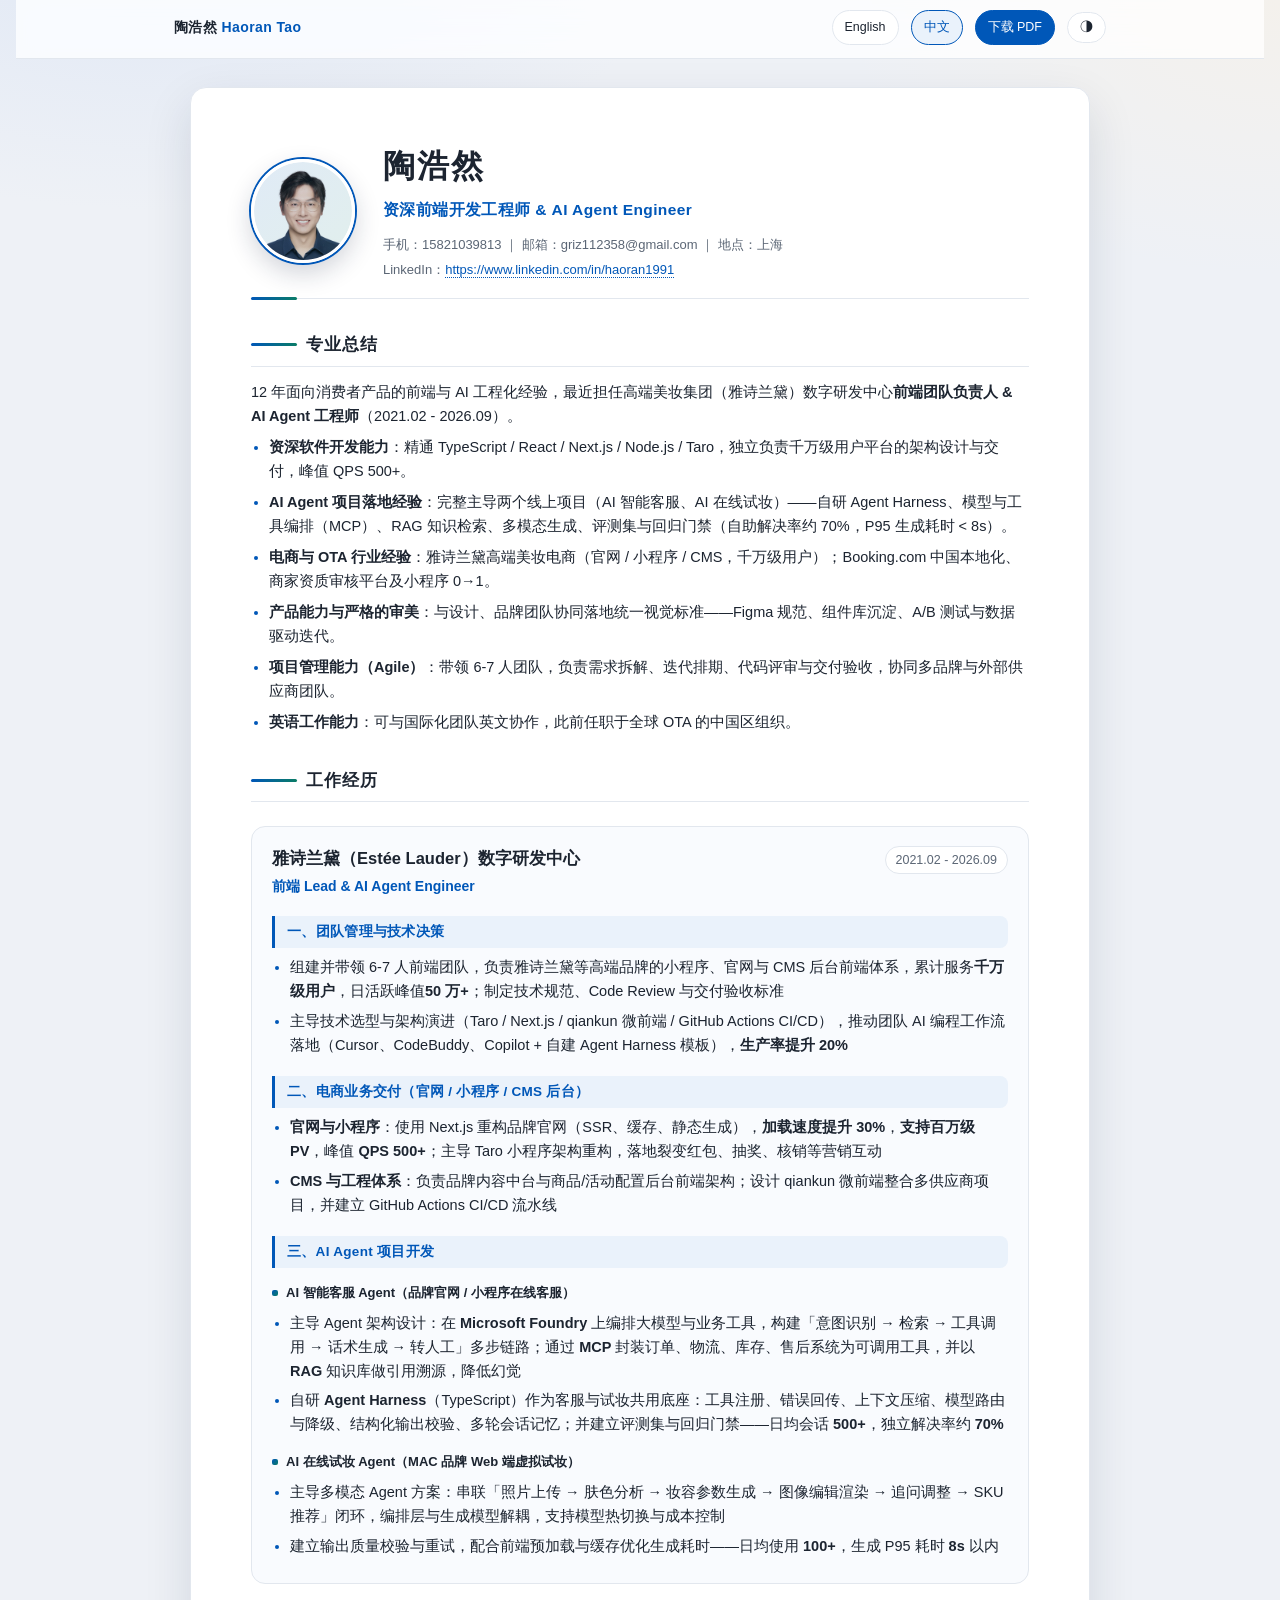
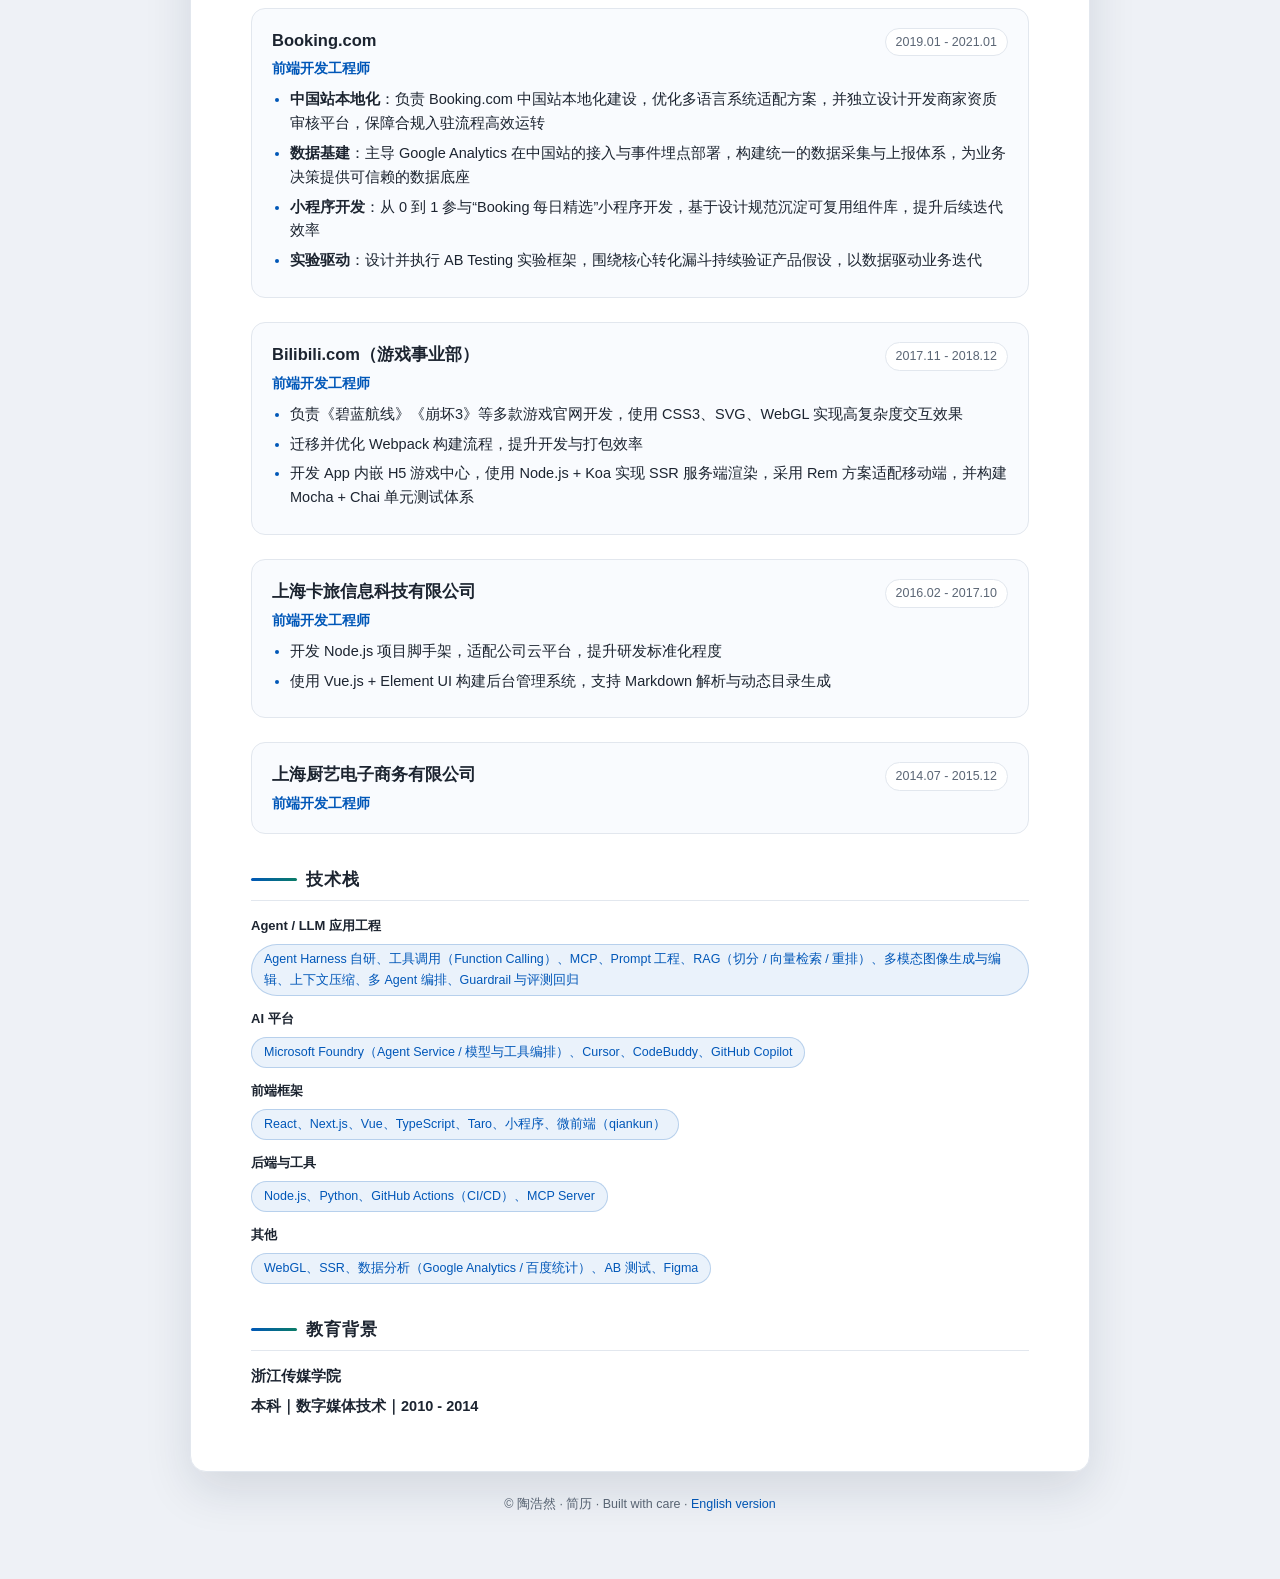
<file: index.html>
<!DOCTYPE html>
<html lang="zh-CN" data-theme="light">
<head>
<meta charset="UTF-8">
<meta name="viewport" content="width=device-width, initial-scale=1.0">
<title>陶浩然 · 简历</title>
<meta name="description" content="资深前端开发工程师 & AI Agent Engineer，12 年经验，上海。">
<meta property="og:title" content="陶浩然 · 简历">
<meta property="og:description" content="资深前端开发工程师 & AI Agent Engineer，12 年经验，上海。">
<noscript><style>.reveal{opacity:1!important;transform:none!important}</style></noscript>
<link rel="stylesheet" href="style.css">
</head>
<body>

<div class="topbar noprint">
  <div class="topbar-inner">
    <div class="brand">陶浩然 <span>Haoran Tao</span></div>
    <div class="spacer"></div>
    <a class="btn " href="/en/">English</a>
    <a class="btn active" href="/">中文</a>
    <a class="btn primary" href="/resume-cn.pdf" download>下载 PDF</a>
    <button class="btn" id="themeBtn" type="button" title="Toggle theme">&#9681;</button>
  </div>
  <div class="scrollbar"><i id="bar"></i></div>
</div>


<div class="page">
  <header>
<div class="avatar"><img src="avatar.jpg" alt="陶浩然" width="104" height="104"></div>
<div class="head-text">
    <h1>陶浩然</h1>
    <div class="title">资深前端开发工程师 &amp; AI Agent Engineer</div>
    <div class="contact">
      手机：15821039813 ｜ 邮箱：griz112358@gmail.com ｜ 地点：上海<br>
      LinkedIn：<a href="https://www.linkedin.com/in/haoran1991">https://www.linkedin.com/in/haoran1991</a>
    </div>
  </div>
  </header>

  <h2>专业总结</h2>
  <p>12 年面向消费者产品的前端与 AI 工程化经验，最近担任高端美妆集团（雅诗兰黛）数字研发中心<strong>前端团队负责人 &amp; AI Agent 工程师</strong>（2021.02 - 2026.09）。</p>
  <ul class="summary">
    <li><strong>资深软件开发能力</strong>：精通 TypeScript / React / Next.js / Node.js / Taro，独立负责千万级用户平台的架构设计与交付，峰值 QPS 500+。</li>
    <li><strong>AI Agent 项目落地经验</strong>：完整主导两个线上项目（AI 智能客服、AI 在线试妆）——自研 Agent Harness、模型与工具编排（MCP）、RAG 知识检索、多模态生成、评测集与回归门禁（自助解决率约 70%，P95 生成耗时 &lt; 8s）。</li>
    <li><strong>电商与 OTA 行业经验</strong>：雅诗兰黛高端美妆电商（官网 / 小程序 / CMS，千万级用户）；Booking.com 中国本地化、商家资质审核平台及小程序 0→1。</li>
    <li><strong>产品能力与严格的审美</strong>：与设计、品牌团队协同落地统一视觉标准——Figma 规范、组件库沉淀、A/B 测试与数据驱动迭代。</li>
    <li><strong>项目管理能力（Agile）</strong>：带领 6-7 人团队，负责需求拆解、迭代排期、代码评审与交付验收，协同多品牌与外部供应商团队。</li>
    <li><strong>英语工作能力</strong>：可与国际化团队英文协作，此前任职于全球 OTA 的中国区组织。</li>
  </ul>

  <h2>工作经历</h2>
  <div class="job">
    <div class="job-head">
      <div>
        <div class="company">雅诗兰黛（Estée Lauder）数字研发中心</div>
        <div class="role">前端 Lead &amp; AI Agent Engineer</div>
      </div>
      <div class="period">2021.02 - 2026.09</div>
    </div>
    <div class="block">
      <div class="sub">一、团队管理与技术决策</div>
      <ul>
        <li>组建并带领 6-7 人前端团队，负责雅诗兰黛等高端品牌的小程序、官网与 CMS 后台前端体系，累计服务<strong>千万级用户</strong>，日活跃峰值<strong>50 万+</strong>；制定技术规范、Code Review 与交付验收标准</li>
        <li>主导技术选型与架构演进（Taro / Next.js / qiankun 微前端 / GitHub Actions CI/CD），推动团队 AI 编程工作流落地（Cursor、CodeBuddy、Copilot + 自建 Agent Harness 模板），<strong>生产率提升 20%</strong></li>
        </ul>
      </div>
    <div class="block">
      <div class="sub">二、电商业务交付（官网 / 小程序 / CMS 后台）</div>
      <ul>
        <li><strong>官网与小程序</strong>：使用 Next.js 重构品牌官网（SSR、缓存、静态生成），<strong>加载速度提升 30%</strong>，<strong>支持百万级 PV</strong>，峰值 <strong>QPS 500+</strong>；主导 Taro 小程序架构重构，落地裂变红包、抽奖、核销等营销互动</li>
        <li><strong>CMS 与工程体系</strong>：负责品牌内容中台与商品/活动配置后台前端架构；设计 qiankun 微前端整合多供应商项目，并建立 GitHub Actions CI/CD 流水线</li>
        </ul>
      </div>
    <div class="block">
      <div class="sub">三、AI Agent 项目开发</div>
      <div class="sub-sub">AI 智能客服 Agent（品牌官网 / 小程序在线客服）</div>
      <ul>
        <li>主导 Agent 架构设计：在 <strong>Microsoft Foundry</strong> 上编排大模型与业务工具，构建「意图识别 → 检索 → 工具调用 → 话术生成 → 转人工」多步链路；通过 <strong>MCP</strong> 封装订单、物流、库存、售后系统为可调用工具，并以 <strong>RAG</strong> 知识库做引用溯源，降低幻觉</li>
        <li>自研 <strong>Agent Harness</strong>（TypeScript）作为客服与试妆共用底座：工具注册、错误回传、上下文压缩、模型路由与降级、结构化输出校验、多轮会话记忆；并建立评测集与回归门禁——日均会话 <strong>500+</strong>，独立解决率约 <strong>70%</strong></li>
        </ul>
      <div class="sub-sub">AI 在线试妆 Agent（MAC 品牌 Web 端虚拟试妆）</div>
      <ul>
        <li>主导多模态 Agent 方案：串联「照片上传 → 肤色分析 → 妆容参数生成 → 图像编辑渲染 → 追问调整 → SKU 推荐」闭环，编排层与生成模型解耦，支持模型热切换与成本控制</li>
        <li>建立输出质量校验与重试，配合前端预加载与缓存优化生成耗时——日均使用 <strong>100+</strong>，生成 P95 耗时 <strong>8s</strong> 以内</li>
        </ul>
      </div>
  </div>

  <div class="job">
    <div class="job-head">
      <div>
        <div class="company">Booking.com</div>
        <div class="role">前端开发工程师</div>
      </div>
      <div class="period">2019.01 - 2021.01</div>
    </div>
    <ul>
      <li><strong>中国站本地化</strong>：负责 Booking.com 中国站本地化建设，优化多语言系统适配方案，并独立设计开发商家资质审核平台，保障合规入驻流程高效运转</li>
      <li><strong>数据基建</strong>：主导 Google Analytics 在中国站的接入与事件埋点部署，构建统一的数据采集与上报体系，为业务决策提供可信赖的数据底座</li>
      <li><strong>小程序开发</strong>：从 0 到 1 参与“Booking 每日精选”小程序开发，基于设计规范沉淀可复用组件库，提升后续迭代效率</li>
      <li><strong>实验驱动</strong>：设计并执行 AB Testing 实验框架，围绕核心转化漏斗持续验证产品假设，以数据驱动业务迭代</li>
        </ul>
  </div>

  <div class="job">
    <div class="job-head">
      <div>
        <div class="company">Bilibili.com（游戏事业部）</div>
        <div class="role">前端开发工程师</div>
      </div>
      <div class="period">2017.11 - 2018.12</div>
    </div>
    <ul>
      <li>负责《碧蓝航线》《崩坏3》等多款游戏官网开发，使用 CSS3、SVG、WebGL 实现高复杂度交互效果</li>
      <li>迁移并优化 Webpack 构建流程，提升开发与打包效率</li>
      <li>开发 App 内嵌 H5 游戏中心，使用 Node.js + Koa 实现 SSR 服务端渲染，采用 Rem 方案适配移动端，并构建 Mocha + Chai 单元测试体系</li>
        </ul>
  </div>

  <div class="job">
    <div class="job-head">
      <div>
        <div class="company">上海卡旅信息科技有限公司</div>
        <div class="role">前端开发工程师</div>
      </div>
      <div class="period">2016.02 - 2017.10</div>
    </div>
    <ul>
      <li>开发 Node.js 项目脚手架，适配公司云平台，提升研发标准化程度</li>
      <li>使用 Vue.js + Element UI 构建后台管理系统，支持 Markdown 解析与动态目录生成</li>
        </ul>
  </div>

  <div class="job">
    <div class="job-head">
      <div>
        <div class="company">上海厨艺电子商务有限公司</div>
        <div class="role">前端开发工程师</div>
      </div>
      <div class="period">2014.07 - 2015.12</div>
    </div>
  </div>


  <h2>技术栈</h2>
  <p class="skill-label"><strong>Agent / LLM 应用工程</strong></p>
  <div class="tags">
    <span class="tag">Agent Harness 自研、工具调用（Function Calling）、MCP、Prompt 工程、RAG（切分 / 向量检索 / 重排）、多模态图像生成与编辑、上下文压缩、多 Agent 编排、Guardrail 与评测回归</span>
  </div>
  <p class="skill-label"><strong>AI 平台</strong></p>
  <div class="tags">
    <span class="tag">Microsoft Foundry（Agent Service / 模型与工具编排）、Cursor、CodeBuddy、GitHub Copilot</span>
  </div>
  <p class="skill-label"><strong>前端框架</strong></p>
  <div class="tags">
    <span class="tag">React、Next.js、Vue、TypeScript、Taro、小程序、微前端（qiankun）</span>
  </div>
  <p class="skill-label"><strong>后端与工具</strong></p>
  <div class="tags">
    <span class="tag">Node.js、Python、GitHub Actions（CI/CD）、MCP Server</span>
  </div>
  <p class="skill-label"><strong>其他</strong></p>
  <div class="tags">
    <span class="tag">WebGL、SSR、数据分析（Google Analytics / 百度统计）、AB 测试、Figma</span>
  </div>

  <h2>教育背景</h2>
  <div class="edu"><strong>浙江传媒学院</strong></div>
  <div class="edu"><strong>本科｜数字媒体技术｜2010 - 2014</strong></div>
</div>

<footer class="noprint">
  <p>© 陶浩然 · 简历 · Built with care · <a href="/en/">English version</a></p>
</footer>

<script>
(function(){
  var root=document.documentElement, btn=document.getElementById('themeBtn');
  var saved=null;
  try{saved=localStorage.getItem('resume-theme');}catch(e){}
  if(!saved){ saved = window.matchMedia('(prefers-color-scheme: dark)').matches ? 'dark':'light'; }
  root.setAttribute('data-theme',saved);
  btn.addEventListener('click',function(){
    var next = root.getAttribute('data-theme')==='dark'?'light':'dark';
    root.setAttribute('data-theme',next);
    try{localStorage.setItem('resume-theme',next);}catch(e){}
  });

  // reveal on scroll
  var targets=document.querySelectorAll('h2, .job, .tags');
  targets.forEach(function(el){el.classList.add('reveal');});
  if('IntersectionObserver' in window){
    var io=new IntersectionObserver(function(entries){
      entries.forEach(function(en){
        if(en.isIntersecting){ en.target.classList.add('in'); io.unobserve(en.target); }
      });
    },{rootMargin:'0px 0px -8% 0px',threshold:.05});
    targets.forEach(function(el){io.observe(el);});
  }else{
    targets.forEach(function(el){el.classList.add('in');});
  }

  // scroll progress
  var bar=document.getElementById('bar');
  function onScroll(){
    var h=document.documentElement;
    var max=h.scrollHeight-h.clientHeight;
    var p=max>0?(h.scrollTop/max)*100:0;
    bar.style.width=p+'%';
  }
  document.addEventListener('scroll',onScroll,{passive:true});
  onScroll();
})();
</script>

</body>
</html>
</file>
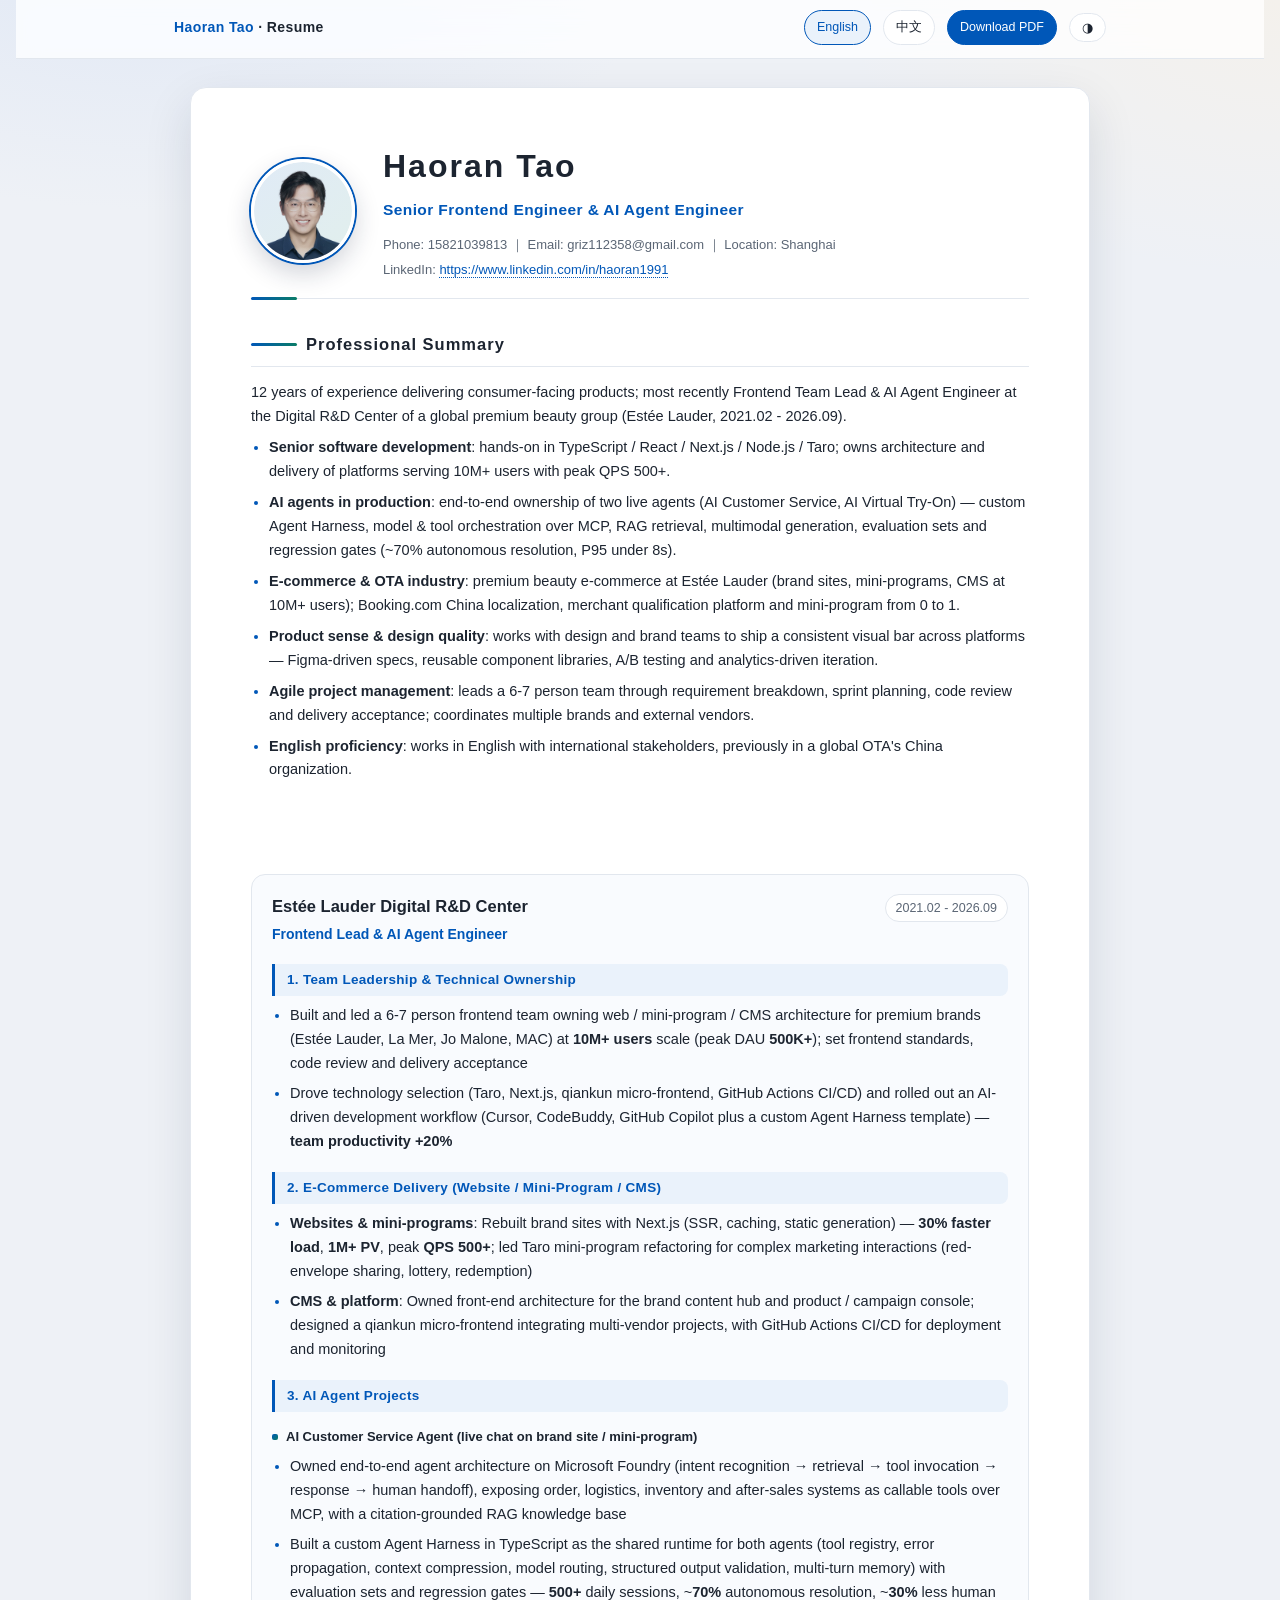
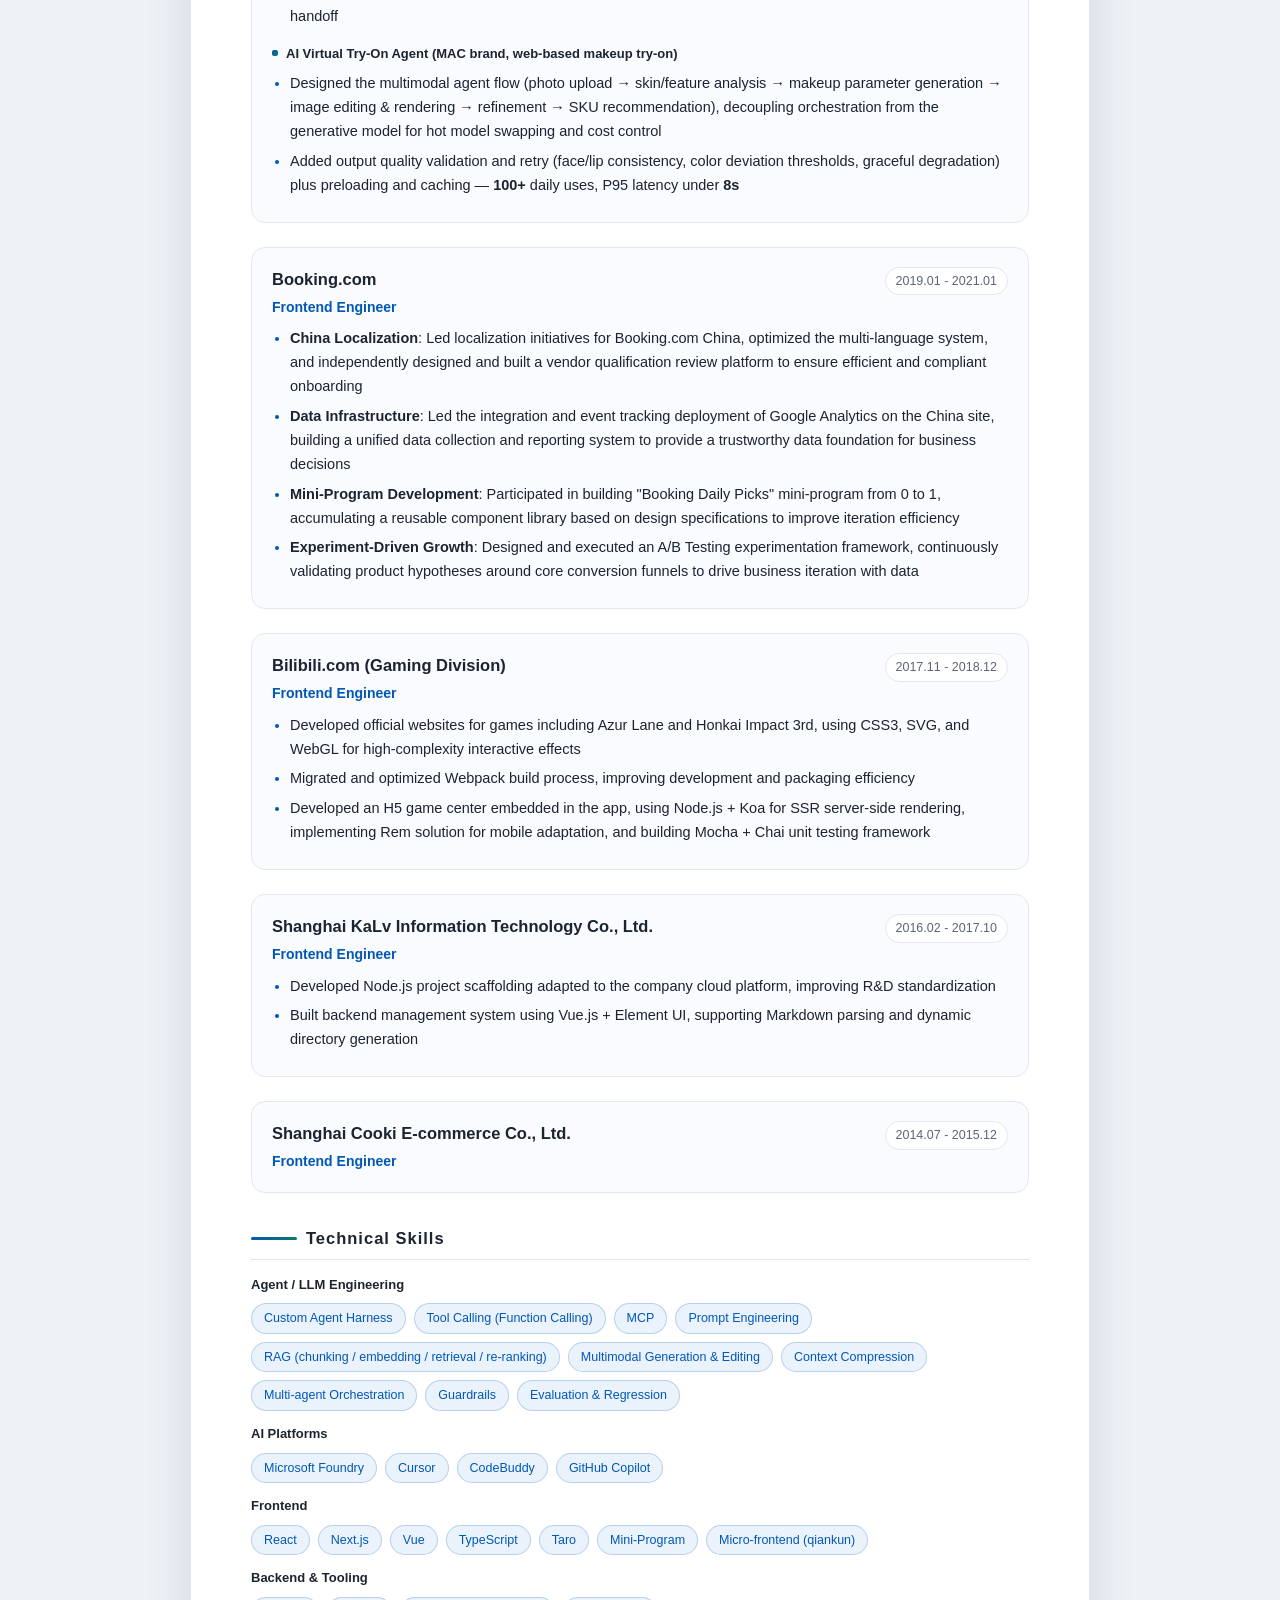
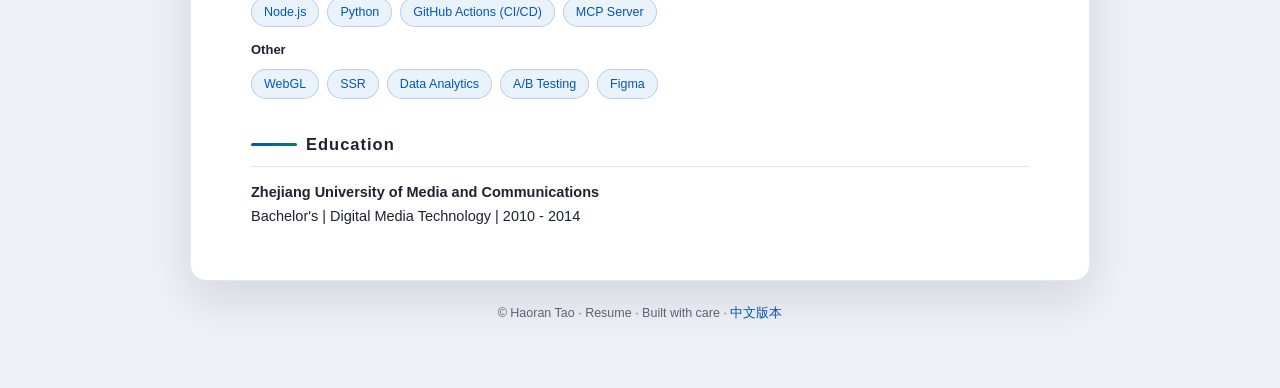
<file: en/index.html>
<!DOCTYPE html>
<html lang="en" data-theme="light">
<head>
<meta charset="UTF-8">
<meta name="viewport" content="width=device-width, initial-scale=1.0">
<title>Haoran Tao · Resume</title>
<meta name="description" content="Senior Frontend Engineer & AI Agent Engineer, 12 years, Shanghai.">
<meta property="og:title" content="Haoran Tao · Resume">
<meta property="og:description" content="Senior Frontend Engineer & AI Agent Engineer, 12 years, Shanghai.">
<noscript><style>.reveal{opacity:1!important;transform:none!important}</style></noscript>
<link rel="stylesheet" href="../style.css">
</head>
<body>

<div class="topbar noprint">
  <div class="topbar-inner">
    <div class="brand"><span>Haoran Tao</span> · Resume</div>
    <div class="spacer"></div>
    <a class="btn active" href="./">English</a>
    <a class="btn " href="/">中文</a>
    <a class="btn primary" href="/resume-en.pdf" download>Download PDF</a>
    <button class="btn" id="themeBtn" type="button" title="Toggle theme">&#9681;</button>
  </div>
  <div class="scrollbar"><i id="bar"></i></div>
</div>


<div class="page">
  <header>
<div class="avatar"><img src="../avatar.jpg" alt="Haoran Tao" width="104" height="104"></div>
<div class="head-text">
    <h1>Haoran Tao</h1>
    <div class="title">Senior Frontend Engineer &amp; AI Agent Engineer</div>
    <div class="contact">
      Phone: 15821039813 ｜ Email: griz112358@gmail.com ｜ Location: Shanghai<br>
      LinkedIn: <a href="https://www.linkedin.com/in/haoran1991">https://www.linkedin.com/in/haoran1991</a>
    </div>
  </div>
  </header>

  <h2>Professional Summary</h2>
  <p>12 years of experience delivering consumer-facing products; most recently Frontend Team Lead &amp; AI Agent Engineer at the Digital R&amp;D Center of a global premium beauty group (Estée Lauder, 2021.02 - 2026.09).</p>
  <ul class="summary">
    <li><strong>Senior software development</strong>: hands-on in TypeScript / React / Next.js / Node.js / Taro; owns architecture and delivery of platforms serving 10M+ users with peak QPS 500+.</li>
    <li><strong>AI agents in production</strong>: end-to-end ownership of two live agents (AI Customer Service, AI Virtual Try-On) — custom Agent Harness, model &amp; tool orchestration over MCP, RAG retrieval, multimodal generation, evaluation sets and regression gates (~70% autonomous resolution, P95 under 8s).</li>
    <li><strong>E-commerce &amp; OTA industry</strong>: premium beauty e-commerce at Estée Lauder (brand sites, mini-programs, CMS at 10M+ users); Booking.com China localization, merchant qualification platform and mini-program from 0 to 1.</li>
    <li><strong>Product sense &amp; design quality</strong>: works with design and brand teams to ship a consistent visual bar across platforms — Figma-driven specs, reusable component libraries, A/B testing and analytics-driven iteration.</li>
    <li><strong>Agile project management</strong>: leads a 6-7 person team through requirement breakdown, sprint planning, code review and delivery acceptance; coordinates multiple brands and external vendors.</li>
    <li><strong>English proficiency</strong>: works in English with international stakeholders, previously in a global OTA's China organization.</li>
  </ul>

  <h2>Work Experience</h2>
  <div class="job">
    <div class="job-head">
      <div>
        <div class="company">Estée Lauder Digital R&amp;D Center</div>
        <div class="role">Frontend Lead &amp; AI Agent Engineer</div>
      </div>
      <div class="period">2021.02 - 2026.09</div>
    </div>
    <div class="block">
      <div class="sub">1. Team Leadership &amp; Technical Ownership</div>
      <ul>
        <li>Built and led a 6-7 person frontend team owning web / mini-program / CMS architecture for premium brands (Estée Lauder, La Mer, Jo Malone, MAC) at <strong>10M+ users</strong> scale (peak DAU <strong>500K+</strong>); set frontend standards, code review and delivery acceptance</li>
        <li>Drove technology selection (Taro, Next.js, qiankun micro-frontend, GitHub Actions CI/CD) and rolled out an AI-driven development workflow (Cursor, CodeBuddy, GitHub Copilot plus a custom Agent Harness template) — <strong>team productivity +20%</strong></li>
        </ul>
      </div>
    <div class="block">
      <div class="sub">2. E-Commerce Delivery (Website / Mini-Program / CMS)</div>
      <ul>
        <li><strong>Websites &amp; mini-programs</strong>: Rebuilt brand sites with Next.js (SSR, caching, static generation) — <strong>30% faster load</strong>, <strong>1M+ PV</strong>, peak <strong>QPS 500+</strong>; led Taro mini-program refactoring for complex marketing interactions (red-envelope sharing, lottery, redemption)</li>
        <li><strong>CMS &amp; platform</strong>: Owned front-end architecture for the brand content hub and product / campaign console; designed a qiankun micro-frontend integrating multi-vendor projects, with GitHub Actions CI/CD for deployment and monitoring</li>
        </ul>
      </div>
    <div class="block">
      <div class="sub">3. AI Agent Projects</div>
      <div class="sub-sub">AI Customer Service Agent (live chat on brand site / mini-program)</div>
      <ul>
        <li>Owned end-to-end agent architecture on Microsoft Foundry (intent recognition → retrieval → tool invocation → response → human handoff), exposing order, logistics, inventory and after-sales systems as callable tools over MCP, with a citation-grounded RAG knowledge base</li>
        <li>Built a custom Agent Harness in TypeScript as the shared runtime for both agents (tool registry, error propagation, context compression, model routing, structured output validation, multi-turn memory) with evaluation sets and regression gates — <strong>500+</strong> daily sessions, ~<strong>70%</strong> autonomous resolution, ~<strong>30%</strong> less human handoff</li>
        </ul>
      <div class="sub-sub">AI Virtual Try-On Agent (MAC brand, web-based makeup try-on)</div>
      <ul>
        <li>Designed the multimodal agent flow (photo upload → skin/feature analysis → makeup parameter generation → image editing &amp; rendering → refinement → SKU recommendation), decoupling orchestration from the generative model for hot model swapping and cost control</li>
        <li>Added output quality validation and retry (face/lip consistency, color deviation thresholds, graceful degradation) plus preloading and caching — <strong>100+</strong> daily uses, P95 latency under <strong>8s</strong></li>
        </ul>
      </div>
  </div>

  <div class="job">
    <div class="job-head">
      <div>
        <div class="company">Booking.com</div>
        <div class="role">Frontend Engineer</div>
      </div>
      <div class="period">2019.01 - 2021.01</div>
    </div>
    <ul>
      <li><strong>China Localization</strong>: Led localization initiatives for Booking.com China, optimized the multi-language system, and independently designed and built a vendor qualification review platform to ensure efficient and compliant onboarding</li>
      <li><strong>Data Infrastructure</strong>: Led the integration and event tracking deployment of Google Analytics on the China site, building a unified data collection and reporting system to provide a trustworthy data foundation for business decisions</li>
      <li><strong>Mini-Program Development</strong>: Participated in building "Booking Daily Picks" mini-program from 0 to 1, accumulating a reusable component library based on design specifications to improve iteration efficiency</li>
      <li><strong>Experiment-Driven Growth</strong>: Designed and executed an A/B Testing experimentation framework, continuously validating product hypotheses around core conversion funnels to drive business iteration with data</li>
        </ul>
  </div>

  <div class="job">
    <div class="job-head">
      <div>
        <div class="company">Bilibili.com (Gaming Division)</div>
        <div class="role">Frontend Engineer</div>
      </div>
      <div class="period">2017.11 - 2018.12</div>
    </div>
    <ul>
      <li>Developed official websites for games including Azur Lane and Honkai Impact 3rd, using CSS3, SVG, and WebGL for high-complexity interactive effects</li>
      <li>Migrated and optimized Webpack build process, improving development and packaging efficiency</li>
      <li>Developed an H5 game center embedded in the app, using Node.js + Koa for SSR server-side rendering, implementing Rem solution for mobile adaptation, and building Mocha + Chai unit testing framework</li>
        </ul>
  </div>

  <div class="job">
    <div class="job-head">
      <div>
        <div class="company">Shanghai KaLv Information Technology Co., Ltd.</div>
        <div class="role">Frontend Engineer</div>
      </div>
      <div class="period">2016.02 - 2017.10</div>
    </div>
    <ul>
      <li>Developed Node.js project scaffolding adapted to the company cloud platform, improving R&amp;D standardization</li>
      <li>Built backend management system using Vue.js + Element UI, supporting Markdown parsing and dynamic directory generation</li>
        </ul>
  </div>

  <div class="job">
    <div class="job-head">
      <div>
        <div class="company">Shanghai Cooki E-commerce Co., Ltd.</div>
        <div class="role">Frontend Engineer</div>
      </div>
      <div class="period">2014.07 - 2015.12</div>
    </div>
  </div>


  <h2>Technical Skills</h2>
  <p class="skill-label"><strong>Agent / LLM Engineering</strong></p>
  <div class="tags">
    <span class="tag">Custom Agent Harness</span>
    <span class="tag">Tool Calling (Function Calling)</span>
    <span class="tag">MCP</span>
    <span class="tag">Prompt Engineering</span>
    <span class="tag">RAG (chunking / embedding / retrieval / re-ranking)</span>
    <span class="tag">Multimodal Generation &amp; Editing</span>
    <span class="tag">Context Compression</span>
    <span class="tag">Multi-agent Orchestration</span>
    <span class="tag">Guardrails</span>
    <span class="tag">Evaluation &amp; Regression</span>
  </div>
  <p class="skill-label"><strong>AI Platforms</strong></p>
  <div class="tags">
    <span class="tag">Microsoft Foundry</span>
    <span class="tag">Cursor</span>
    <span class="tag">CodeBuddy</span>
    <span class="tag">GitHub Copilot</span>
  </div>
  <p class="skill-label"><strong>Frontend</strong></p>
  <div class="tags">
    <span class="tag">React</span>
    <span class="tag">Next.js</span>
    <span class="tag">Vue</span>
    <span class="tag">TypeScript</span>
    <span class="tag">Taro</span>
    <span class="tag">Mini-Program</span>
    <span class="tag">Micro-frontend (qiankun)</span>
  </div>
  <p class="skill-label"><strong>Backend &amp; Tooling</strong></p>
  <div class="tags">
    <span class="tag">Node.js</span>
    <span class="tag">Python</span>
    <span class="tag">GitHub Actions (CI/CD)</span>
    <span class="tag">MCP Server</span>
  </div>
  <p class="skill-label"><strong>Other</strong></p>
  <div class="tags">
    <span class="tag">WebGL</span>
    <span class="tag">SSR</span>
    <span class="tag">Data Analytics</span>
    <span class="tag">A/B Testing</span>
    <span class="tag">Figma</span>
  </div>

  <h2>Education</h2>
  <div class="edu"><strong>Zhejiang University of Media and Communications</strong></div>
  <p>Bachelor's | Digital Media Technology | 2010 - 2014</p>
</div>

<footer class="noprint">
  <p>© Haoran Tao · Resume · Built with care · <a href="/">中文版本</a></p>
</footer>

<script>
(function(){
  var root=document.documentElement, btn=document.getElementById('themeBtn');
  var saved=null;
  try{saved=localStorage.getItem('resume-theme');}catch(e){}
  if(!saved){ saved = window.matchMedia('(prefers-color-scheme: dark)').matches ? 'dark':'light'; }
  root.setAttribute('data-theme',saved);
  btn.addEventListener('click',function(){
    var next = root.getAttribute('data-theme')==='dark'?'light':'dark';
    root.setAttribute('data-theme',next);
    try{localStorage.setItem('resume-theme',next);}catch(e){}
  });

  // reveal on scroll
  var targets=document.querySelectorAll('h2, .job, .tags');
  targets.forEach(function(el){el.classList.add('reveal');});
  if('IntersectionObserver' in window){
    var io=new IntersectionObserver(function(entries){
      entries.forEach(function(en){
        if(en.isIntersecting){ en.target.classList.add('in'); io.unobserve(en.target); }
      });
    },{rootMargin:'0px 0px -8% 0px',threshold:.05});
    targets.forEach(function(el){io.observe(el);});
  }else{
    targets.forEach(function(el){el.classList.add('in');});
  }

  // scroll progress
  var bar=document.getElementById('bar');
  function onScroll(){
    var h=document.documentElement;
    var max=h.scrollHeight-h.clientHeight;
    var p=max>0?(h.scrollTop/max)*100:0;
    bar.style.width=p+'%';
  }
  document.addEventListener('scroll',onScroll,{passive:true});
  onScroll();
})();
</script>

</body>
</html>
</file>
<file: style.css>
:root{
  --bg:#eef1f6;
  --bg-grad-1:#dfe7f5;
  --bg-grad-2:#f4f1ec;
  --card:#ffffff;
  --text:#1c2430;
  --muted:#5b6675;
  --line:#e2e7ee;
  --accent:#0057b8;
  --accent-2:#0a7c66;
  --accent-soft:#eaf2fb;
  --shadow:0 18px 48px rgba(20,32,58,.12);
  --radius:16px;
}
html[data-theme="dark"]{
  --bg:#0e1420;
  --bg-grad-1:#131c2c;
  --bg-grad-2:#1a1512;
  --card:#151c29;
  --text:#e7ecf4;
  --muted:#9aa6b8;
  --line:#263044;
  --accent:#5aa9ff;
  --accent-2:#3fd0ae;
  --accent-soft:#16273d;
  --shadow:0 18px 48px rgba(0,0,0,.5);
}
*{margin:0;padding:0;box-sizing:border-box}
html{scroll-behavior:smooth}
body{
  font-family:-apple-system,BlinkMacSystemFont,"PingFang SC","Hiragino Sans GB","Microsoft YaHei","Segoe UI",Roboto,sans-serif;
  line-height:1.65;color:var(--text);font-size:14.5px;
  background:var(--bg);
  background-image:
    radial-gradient(900px 500px at 12% -10%, var(--bg-grad-1), transparent 60%),
    radial-gradient(800px 500px at 100% 0%, var(--bg-grad-2), transparent 55%);
  background-attachment:fixed;
  padding:0 16px 64px;
  transition:background-color .3s ease,color .3s ease;
}
/* top bar */
.topbar{
  position:sticky;top:0;z-index:50;
  backdrop-filter:saturate(180%) blur(12px);
  -webkit-backdrop-filter:saturate(180%) blur(12px);
  background:color-mix(in srgb, var(--card) 78%, transparent);
  border-bottom:1px solid var(--line);
}
.topbar-inner{
  max-width:940px;margin:0 auto;padding:10px 4px;
  display:flex;align-items:center;gap:12px;
}
.brand{font-weight:800;letter-spacing:.4px;font-size:14px;color:var(--text)}
.brand span{color:var(--accent)}
.topbar .spacer{flex:1}
.btn{
  border:1px solid var(--line);background:var(--card);color:var(--text);
  padding:6px 12px;border-radius:999px;font-size:12.5px;cursor:pointer;
  text-decoration:none;display:inline-flex;align-items:center;gap:6px;
  transition:transform .18s ease,box-shadow .18s ease,border-color .18s ease,color .18s;
}
.btn:hover{transform:translateY(-1px);box-shadow:0 6px 16px rgba(20,32,58,.12);border-color:var(--accent);color:var(--accent)}
.btn.primary{background:var(--accent);border-color:var(--accent);color:#fff}
.btn.primary:hover{color:#fff;filter:brightness(1.08)}
.btn.active{border-color:var(--accent);color:var(--accent);background:var(--accent-soft)}
.scrollbar{height:3px;background:transparent}
.scrollbar i{display:block;height:100%;width:0;background:linear-gradient(90deg,var(--accent),var(--accent-2));transition:width .1s linear}

.page{
  max-width:900px;margin:28px auto 0;background:var(--card);padding:52px 60px;
  box-shadow:var(--shadow);border-radius:var(--radius);
  border:1px solid var(--line);
  animation:rise .6s cubic-bezier(.2,.7,.3,1) both;
}
@keyframes rise{from{opacity:0;transform:translateY(14px)}to{opacity:1;transform:none}}

/* header */
header{border-bottom:1.5px solid var(--line);padding-bottom:16px;margin-bottom:26px;position:relative}
header::after{content:'';position:absolute;left:0;bottom:-1.5px;width:46px;height:3px;border-radius:2px;
  background:linear-gradient(90deg,var(--accent),var(--accent-2))}
h1{font-size:32px;letter-spacing:2px;color:var(--text)}
.title{font-size:15.5px;color:var(--accent);font-weight:600;margin-top:5px;letter-spacing:.4px}
.contact{font-size:13px;color:var(--muted);margin-top:10px;line-height:1.9}
.contact a{color:var(--accent);text-decoration:none;border-bottom:1px dotted var(--accent)}
.contact a:hover{border-bottom-style:solid}
.hi{color:var(--accent);font-weight:600}


/* avatar */
header{display:flex;align-items:center;justify-content:flex-start;gap:28px}
.head-text{flex:1;min-width:0;text-align:left}
.head-text h1,.head-text .title,.head-text .contact{text-align:left}
.head-text .contact{max-width:520px}
.avatar{
  flex:none;width:104px;height:104px;border-radius:50%;overflow:hidden;
  border:3px solid var(--card);
  box-shadow:0 0 0 2px var(--accent), 0 10px 26px rgba(20,32,58,.20);
  position:relative;transition:transform .3s cubic-bezier(.2,.7,.3,1), box-shadow .3s ease;
}
.avatar img{width:100%;height:100%;object-fit:cover;display:block}
.avatar::after{
  content:'';position:absolute;inset:0;border-radius:50%;
  background:linear-gradient(140deg, rgba(0,87,184,.12), rgba(10,124,102,.12));
}
.avatar:hover{transform:scale(1.04) rotate(-2deg);box-shadow:0 0 0 3px var(--accent-2), 0 14px 32px rgba(20,32,58,.26)}
@media (max-width:640px){
  header{gap:16px;align-items:flex-start}
  .head-text{text-align:left}
  .head-text h1,.head-text .title,.head-text .contact{text-align:left}
  .avatar{width:76px;height:76px}
  h1{font-size:24px}
}

/* section */
h2{
  font-size:16.5px;color:var(--text);margin:32px 0 14px;padding-bottom:7px;
  border-bottom:1.5px solid var(--line);letter-spacing:1px;position:relative;
  display:flex;align-items:center;gap:9px;
}
h2::before{
  content:'';width:46px;height:3px;border-radius:2px;
  background:linear-gradient(90deg,var(--accent),var(--accent-2));
}
h2 .ic{font-size:15px}
h3{font-size:15px;color:var(--text);margin:18px 0 6px}
h4{font-size:13.5px;color:var(--accent);margin:12px 0 4px}
.sub{
  font-size:13.5px;font-weight:700;color:var(--accent);
  background:var(--accent-soft);border-left:3px solid var(--accent);
  padding:5px 12px;margin:18px 0 8px;border-radius:0 8px 8px 0;letter-spacing:.3px;
}
.sub-sub{font-size:13px;font-weight:700;color:var(--text);margin:14px 0 4px;display:flex;align-items:center;gap:8px}
.sub-sub::before{
  content:'';flex:none;width:6px;height:6px;border-radius:2px;
  background:linear-gradient(135deg,var(--accent),var(--accent-2));
}
.job{
  margin-top:24px;padding:18px 20px;border:1px solid var(--line);border-radius:14px;
  background:color-mix(in srgb, var(--card) 70%, var(--accent-soft) 30%);
  transition:transform .2s ease,box-shadow .2s ease,border-color .2s ease;
}
.job:hover{transform:translateY(-2px);box-shadow:0 12px 30px rgba(20,32,58,.10);border-color:var(--accent)}
.job-head{display:flex;flex-wrap:wrap;align-items:baseline;justify-content:space-between;gap:6px}
.company{font-size:16.5px;font-weight:700;color:var(--text)}
.role{font-size:14px;font-weight:600;color:var(--accent);margin-top:3px}
.period{
  font-size:12.5px;color:var(--muted);font-variant-numeric:tabular-nums;
  background:var(--card);border:1px solid var(--line);padding:3px 10px;border-radius:999px;
}
.block{margin-top:14px}
ul{margin:8px 0 4px 18px}
ul.summary li{margin:7px 0}
li{margin:6px 0}
li::marker{color:var(--accent)}
strong{color:var(--text)}
.kw{color:var(--accent);font-weight:600}
.todo{color:#b54708;background:#fff7ed;padding:0 4px;border-radius:3px;font-weight:600}
.skill-label{margin:12px 0 2px;font-size:13px}
.tags{display:flex;flex-wrap:wrap;gap:8px;margin:8px 0 4px}
.tag{
  background:var(--accent-soft);color:var(--accent);border:1px solid color-mix(in srgb,var(--accent) 22%, transparent);
  padding:4px 12px;border-radius:999px;font-size:12.5px;
  transition:transform .16s ease,box-shadow .16s ease;
}
.tag:hover{transform:translateY(-2px);box-shadow:0 6px 14px rgba(20,32,58,.10)}
.tag.dark{background:var(--text);color:var(--card);border-color:var(--text)}
.edu{margin-top:6px}

/* reveal */
.reveal{opacity:0;transform:translateY(16px);transition:opacity .55s ease,transform .55s cubic-bezier(.2,.7,.3,1)}
.reveal.in{opacity:1;transform:none}

footer{max-width:900px;margin:22px auto 0;text-align:center;color:var(--muted);font-size:12.5px}
footer a{color:var(--accent);text-decoration:none}

@media (max-width:640px){
  .page{padding:30px 22px;border-radius:12px}
  h1{font-size:26px}
  .topbar-inner{flex-wrap:wrap;gap:8px}
  .period{margin-top:4px}
}
@media print{
  @page{margin:10mm 11mm}
  html,body{-webkit-print-color-adjust:exact;print-color-adjust:exact}
  body{background:#fff;padding:0;font-size:9pt;line-height:1.42;text-rendering:optimizeLegibility;-webkit-font-smoothing:antialiased}
  .topbar,.scrollbar,footer .noprint{display:none!important}
  .avatar{display:none!important}
  header{display:block!important}
  .page{box-shadow:none;padding:0;max-width:none;border:0;border-radius:0;animation:none;background:#fff}
  .job{background:#fff;border:0;padding:0;margin-top:9px;break-inside:avoid}
  .job:hover{transform:none;box-shadow:none}
  .reveal{opacity:1!important;transform:none!important}
  header{padding-bottom:9px;margin-bottom:12px}
  h1{font-size:17.5pt;letter-spacing:2.5px}
  .title{font-size:10.2pt;margin-top:4px}
  .contact{font-size:8.4pt;margin-top:7px;line-height:1.5}
  h2{font-size:9.8pt;margin:9px 0 9px;padding-bottom:3px}
  h2::before{width:36px;height:2.4px}
  h4{font-size:9.6pt;margin:9px 0 3px}
  .sub{font-size:9.3pt;margin:8px 0 4px;padding:2px 8px}
  .sub-sub{font-size:9.1pt;margin:6px 0 2px}
  .sub-sub::before{width:4.5px;height:4.5px}
  .company{font-size:10.8pt}
  .role{font-size:9.4pt}
  .period{font-size:8.8pt;padding:1px 7px}
  .block{margin-top:5px}
  ul{margin:3px 0 2px 14px}
  li{margin:1.7px 0;line-height:1.42}
  .tags{gap:6px;margin:6px 0 2px}
  .tag{font-size:8.6pt;padding:2px 8px}
  .skill-label{font-size:9pt;margin:6px 0 1px}
}
</file>
